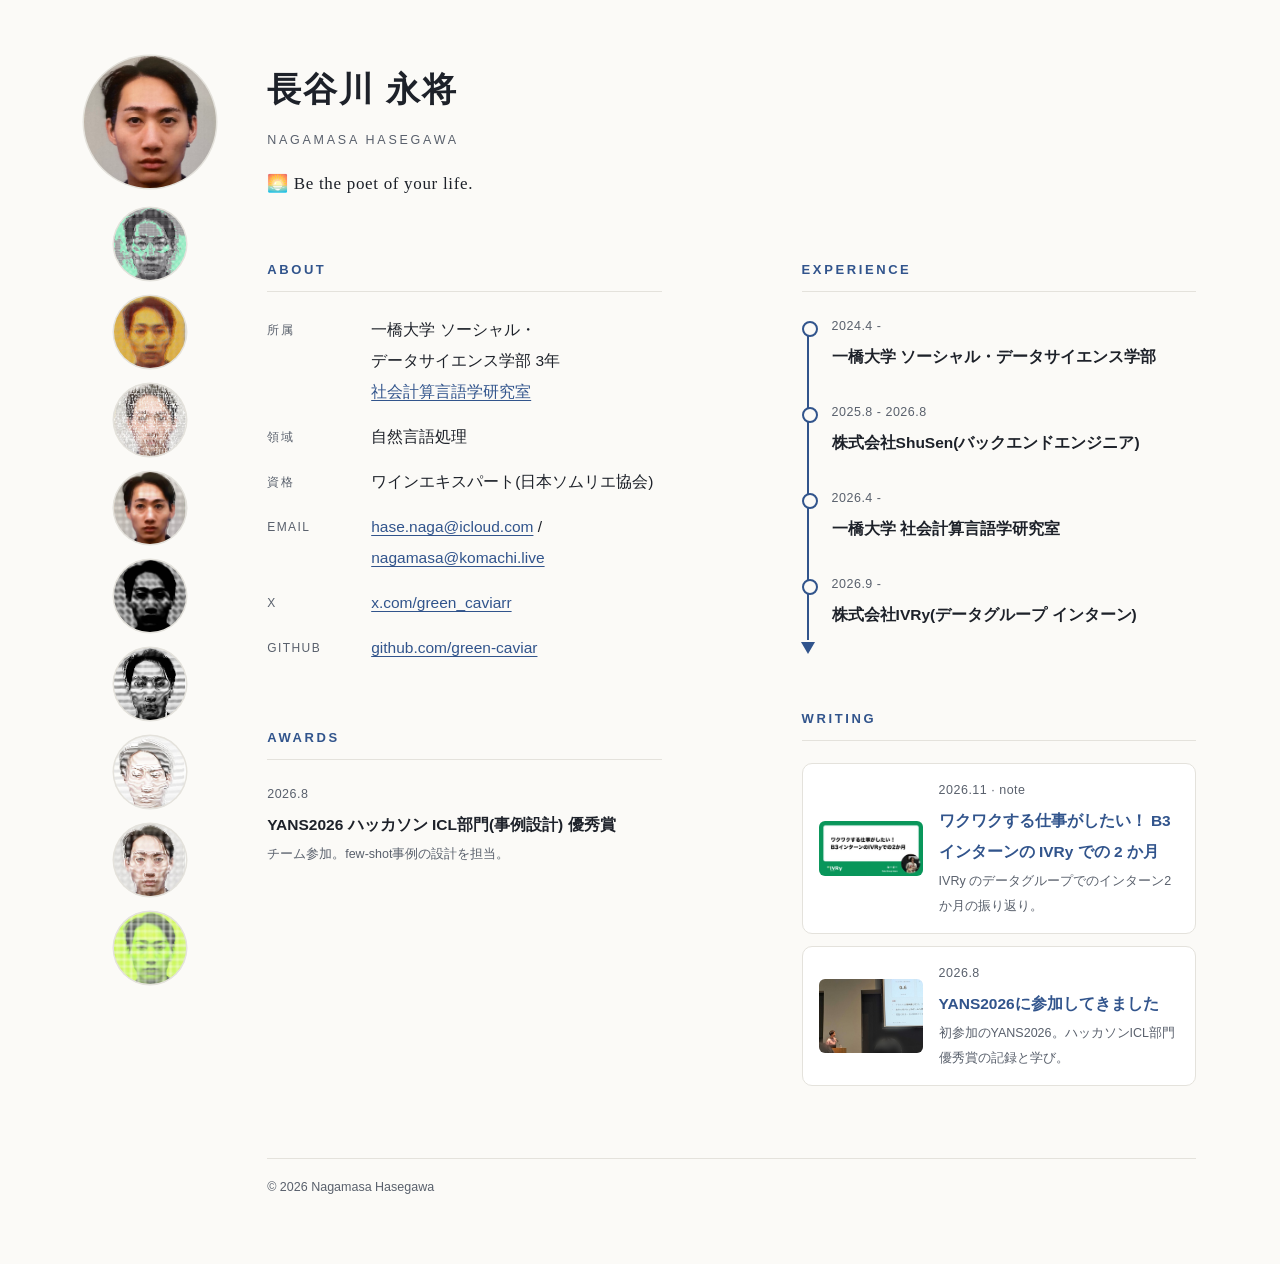
<file: index.html>
<!doctype html>
<html lang="ja">
<head>
<meta charset="utf-8">
<meta name="viewport" content="width=device-width, initial-scale=1">
<title>長谷川永将 | Nagamasa Hasegawa</title>
<meta name="description" content="長谷川永将(Nagamasa Hasegawa)。一橋大学ソーシャル・データサイエンス学部、社会計算言語学研究室。自然言語処理。">
<meta property="og:title" content="長谷川永将 | Nagamasa Hasegawa">
<meta property="og:image" content="https://green-caviar.dev/grid3x3.jpg">
<meta name="twitter:card" content="summary">
<link rel="icon" type="image/png" sizes="32x32" href="favicon-32.png">
<link rel="icon" type="image/png" sizes="16x16" href="favicon-16.png">
<link rel="apple-touch-icon" href="apple-touch-icon.png">
<style>
:root{
  --ink:#1d2129; --sub:#59606c; --accent:#31548C; --line:#e4e2dc; --ground:#fbfaf7;
  --photo:132px; --face:72px;
}
*{margin:0;padding:0;box-sizing:border-box}
body{background:var(--ground);color:var(--ink);font-family:"Hiragino Kaku Gothic ProN","Hiragino Sans","Yu Gothic",sans-serif;font-size:15.5px;line-height:2;min-height:100vh;display:flex}
main{width:100%;min-width:0;max-width:1240px;margin:auto;padding:56px clamp(24px,5vw,72px) 64px}

.page{display:grid;grid-template-columns:var(--photo) minmax(0,1fr);gap:0 clamp(32px,4vw,64px);align-items:start}
.content{grid-column:2;grid-row:1;min-width:0}

/* 顔写真: 本人の写真を大きく1枚、その下にアート版を小さく縦一列に並べる(動かさない) */
.portrait{grid-column:1;grid-row:1;display:flex;flex-direction:column;align-items:center;gap:20px}
.photo,.faces img{display:block;border-radius:50%;object-fit:cover;background:var(--ground);box-shadow:0 0 0 1.5px var(--line)}
.photo{width:var(--photo);height:var(--photo)}
.faces{display:flex;flex-direction:column;align-items:center;gap:16px}
.faces img{width:var(--face);height:var(--face)}

header h1{font-family:"Hiragino Mincho ProN","Yu Mincho",serif;font-size:clamp(26px,3.4vw,34px);font-weight:600;letter-spacing:.06em}
header .romaji{font-size:12.5px;letter-spacing:.22em;color:var(--sub);text-transform:uppercase;margin-top:4px}
header .tagline{margin-top:14px;font-family:"Hiragino Mincho ProN","Yu Mincho",serif;font-size:17px;letter-spacing:.04em}

.cols{display:grid;grid-template-columns:1fr 1fr;gap:48px clamp(72px,12vw,140px);margin-top:56px}
h2{font-size:13px;letter-spacing:.2em;color:var(--accent);font-weight:700;border-bottom:1px solid var(--line);padding-bottom:8px;margin-bottom:22px}

.fact{display:flex;gap:20px;margin-bottom:14px}
.fact .label{flex:0 0 84px;font-size:12px;letter-spacing:.12em;color:var(--sub);padding-top:4px}
.fact .value{flex:1;min-width:0}
.nw{white-space:nowrap}
a{color:var(--accent);text-underline-offset:3px}

ul.vtimeline{list-style:none;position:relative;margin-top:8px}
ul.vtimeline::before{content:"";position:absolute;left:5px;top:8px;bottom:18px;width:2px;background:var(--accent)}
ul.vtimeline::after{content:"";position:absolute;left:-1px;bottom:4px;border-top:12px solid var(--accent);border-left:7px solid transparent;border-right:7px solid transparent}
ul.vtimeline li{position:relative;padding:0 0 28px 30px}
ul.vtimeline li::before{content:"";position:absolute;left:0;top:7px;width:12px;height:12px;border-radius:50%;background:var(--ground);border:2.5px solid var(--accent)}
.when{font-size:12.5px;color:var(--sub);font-variant-numeric:tabular-nums;letter-spacing:.04em}
.what{font-weight:700;margin-top:2px}

/* 各列でセクションを縦に積む(左=ABOUT+AWARDS・右=EXPERIENCE+WRITING) */
.stack{display:grid;gap:48px;min-width:0;align-content:start}
ul.awards{list-style:none;margin-top:8px}
ul.awards li{padding-bottom:18px}
ul.awards li:last-child{padding-bottom:0}
.note{font-size:12.5px;color:var(--sub);margin-top:2px}

/* WRITING: 記事カード */
.post-card{display:flex;gap:16px;align-items:center;margin-top:8px;border:1px solid var(--line);border-radius:10px;padding:14px 16px;background:#fff;text-decoration:none;color:var(--ink);transition:border-color .2s ease}
.post-card:hover,.post-card:focus-visible{border-color:var(--accent)}
.post-thumb{width:104px;height:74px;object-fit:cover;object-position:left bottom;border-radius:6px;flex:0 0 auto}
.post-body{display:block;min-width:0}
.post-body .when,.post-title,.post-card .note{display:block}
.post-title{font-weight:700;color:var(--accent);margin-top:2px}
.post-thumb.is-wide{height:auto;aspect-ratio:480/251;object-position:center}
.post-card + .post-card{margin-top:12px}
@media(max-width:760px){.post-thumb{width:84px;height:62px}.post-thumb.is-wide{height:auto}}

footer{margin-top:72px;border-top:1px solid var(--line);padding-top:16px;font-size:12.5px;color:var(--sub)}

/* 大画面: 余白を食いすぎないよう全体をスケールアップ */
@media(min-width:1500px){
  :root{ --photo:150px; --face:82px; }
  body{font-size:17px}
  main{max-width:1460px}
  header h1{font-size:40px}
  header .tagline{font-size:19px}
  h2{font-size:14px}
  .when{font-size:13.5px}
}

/* 写真が左の一列を取るぶん、2列本文は早めに1列へ落とす */
@media(max-width:980px){
  .cols{grid-template-columns:1fr;gap:48px 0}
}

/* スマホ: 写真を本文の上に置き、アート版はその下に横一列 */
@media(max-width:760px){
  .nw{white-space:normal}
  .fact .value,.what{overflow-wrap:break-word}
  .fact{display:block}
  .fact .label{padding-top:0;margin-bottom:2px;display:block}
  :root{ --photo:88px; --face:30px; }
  .page{grid-template-columns:minmax(0,1fr);gap:24px 0}
  .portrait{align-items:flex-start;gap:14px}
  .faces{flex-direction:row;flex-wrap:wrap;gap:8px}
  .content{grid-column:1;grid-row:2}
}
</style>
</head>
<body>
<main>
<div class="page">

<div class="portrait">
  <img class="photo" src="photo.jpg" alt="長谷川永将の顔写真" decoding="async">
  <div class="faces" aria-hidden="true">
    <img src="faces/face-01.jpg" alt="" decoding="async">
    <img src="faces/face-02.jpg" alt="" decoding="async">
    <img src="faces/face-03.jpg" alt="" decoding="async">
    <img src="faces/face-04.jpg" alt="" decoding="async">
    <img src="faces/face-05.jpg" alt="" decoding="async">
    <img src="faces/face-06.jpg" alt="" decoding="async">
    <img src="faces/face-07.jpg" alt="" decoding="async">
    <img src="faces/face-08.jpg" alt="" decoding="async">
    <img src="faces/face-09.jpg" alt="" decoding="async">
  </div>
</div>

<div class="content">

<header>
  <h1>長谷川 永将</h1>
  <p class="romaji">Nagamasa Hasegawa</p>
  <p class="tagline">🌅 Be the poet of your life.</p>
</header>

<div class="cols">

<div class="stack">

<section>
  <h2>ABOUT</h2>
  <div class="fact">
    <span class="label">所属</span>
    <span class="value"><span class="nw">一橋大学</span> <span class="nw">ソーシャル・</span><span class="nw">データサイエンス学部 3年</span><br><span class="nw"><a href="https://www.scl.sds.hit-u.ac.jp/">社会計算言語学研究室</a></span></span>
  </div>
  <div class="fact">
    <span class="label">領域</span>
    <span class="value"><span class="nw">自然言語処理</span></span>
  </div>
  <div class="fact">
    <span class="label">資格</span>
    <span class="value"><span class="nw">ワインエキスパート(日本ソムリエ協会)</span></span>
  </div>
  <div class="fact">
    <span class="label">EMAIL</span>
    <span class="value"><span class="nw"><a href="mailto:hase.naga@icloud.com">hase.naga@icloud.com</a></span> / <span class="nw"><a href="mailto:nagamasa@komachi.live">nagamasa@komachi.live</a></span></span>
  </div>
  <div class="fact">
    <span class="label">X</span>
    <span class="value"><span class="nw"><a href="https://x.com/green_caviarr">x.com/green_caviarr</a></span></span>
  </div>
  <div class="fact">
    <span class="label">GITHUB</span>
    <span class="value"><span class="nw"><a href="https://github.com/green-caviar">github.com/green-caviar</a></span></span>
  </div>
</section>

<section>
  <h2>AWARDS</h2>
  <ul class="awards">
    <li>
      <p class="when">2026.8</p>
      <p class="what"><span class="nw">YANS2026</span> <span class="nw">ハッカソン</span> <span class="nw">ICL部門(事例設計)</span> <span class="nw">優秀賞</span></p>
      <p class="note">チーム参加。few-shot事例の設計を担当。</p>
    </li>
  </ul>
</section>

</div>

<div class="stack">

<section>
  <h2>EXPERIENCE</h2>
  <ul class="vtimeline">
    <li>
      <p class="when">2024.4 -</p>
      <p class="what"><span class="nw">一橋大学</span> <span class="nw">ソーシャル・</span><span class="nw">データサイエンス学部</span></p>
    </li>
    <li>
      <p class="when">2025.8 - 2026.8</p>
      <p class="what"><span class="nw">株式会社ShuSen(バックエンドエンジニア)</span></p>
    </li>
    <li>
      <p class="when">2026.4 -</p>
      <p class="what"><span class="nw">一橋大学</span> <span class="nw">社会計算言語学研究室</span></p>
    </li>
    <li>
      <p class="when">2026.9 -</p>
      <p class="what"><span class="nw">株式会社IVRy(データグループ インターン)</span></p>
    </li>
  </ul>
</section>

<section>
  <h2>WRITING</h2>
  <a class="post-card" href="https://note.com/green_caviar/n/n8d91ed1eb5c7">
    <img class="post-thumb is-wide" src="blog/images/ivry-note-thumb.jpg" alt="" loading="lazy" decoding="async">
    <span class="post-body">
      <span class="when">2026.11 · note</span>
      <span class="post-title">ワクワクする仕事がしたい！ B3 インターンの IVRy での 2 か月</span>
      <span class="note">IVRy のデータグループでのインターン2か月の振り返り。</span>
    </span>
  </a>
  <a class="post-card" href="blog/yans2026-report.html">
    <img class="post-thumb" src="blog/images/yans2026-thumb.jpg" alt="" loading="lazy" decoding="async">
    <span class="post-body">
      <span class="when">2026.8</span>
      <span class="post-title">YANS2026に参加してきました</span>
      <span class="note">初参加のYANS2026。ハッカソンICL部門 優秀賞の記録と学び。</span>
    </span>
  </a>
</section>

</div>

</div>

<footer>
  © 2026 Nagamasa Hasegawa
</footer>

</div>
</div>
</main>

</body>
</html>
</file>
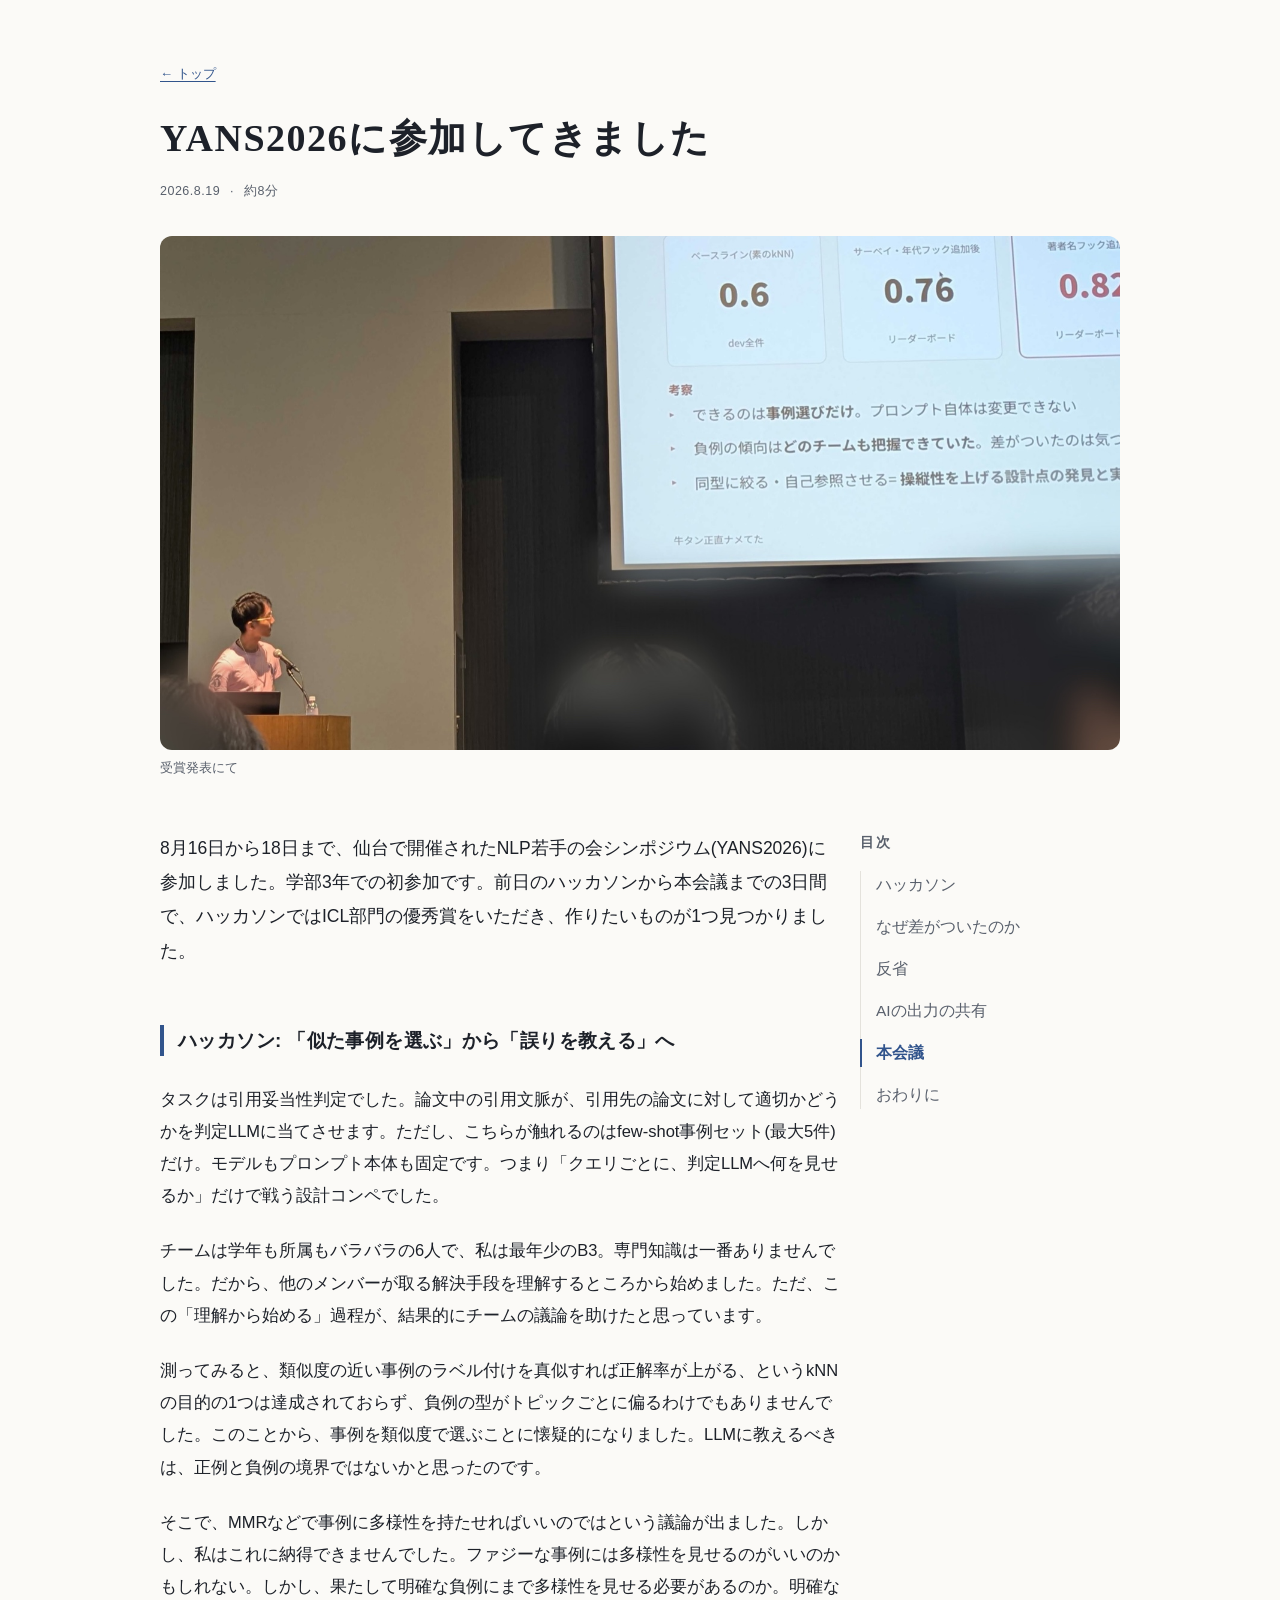
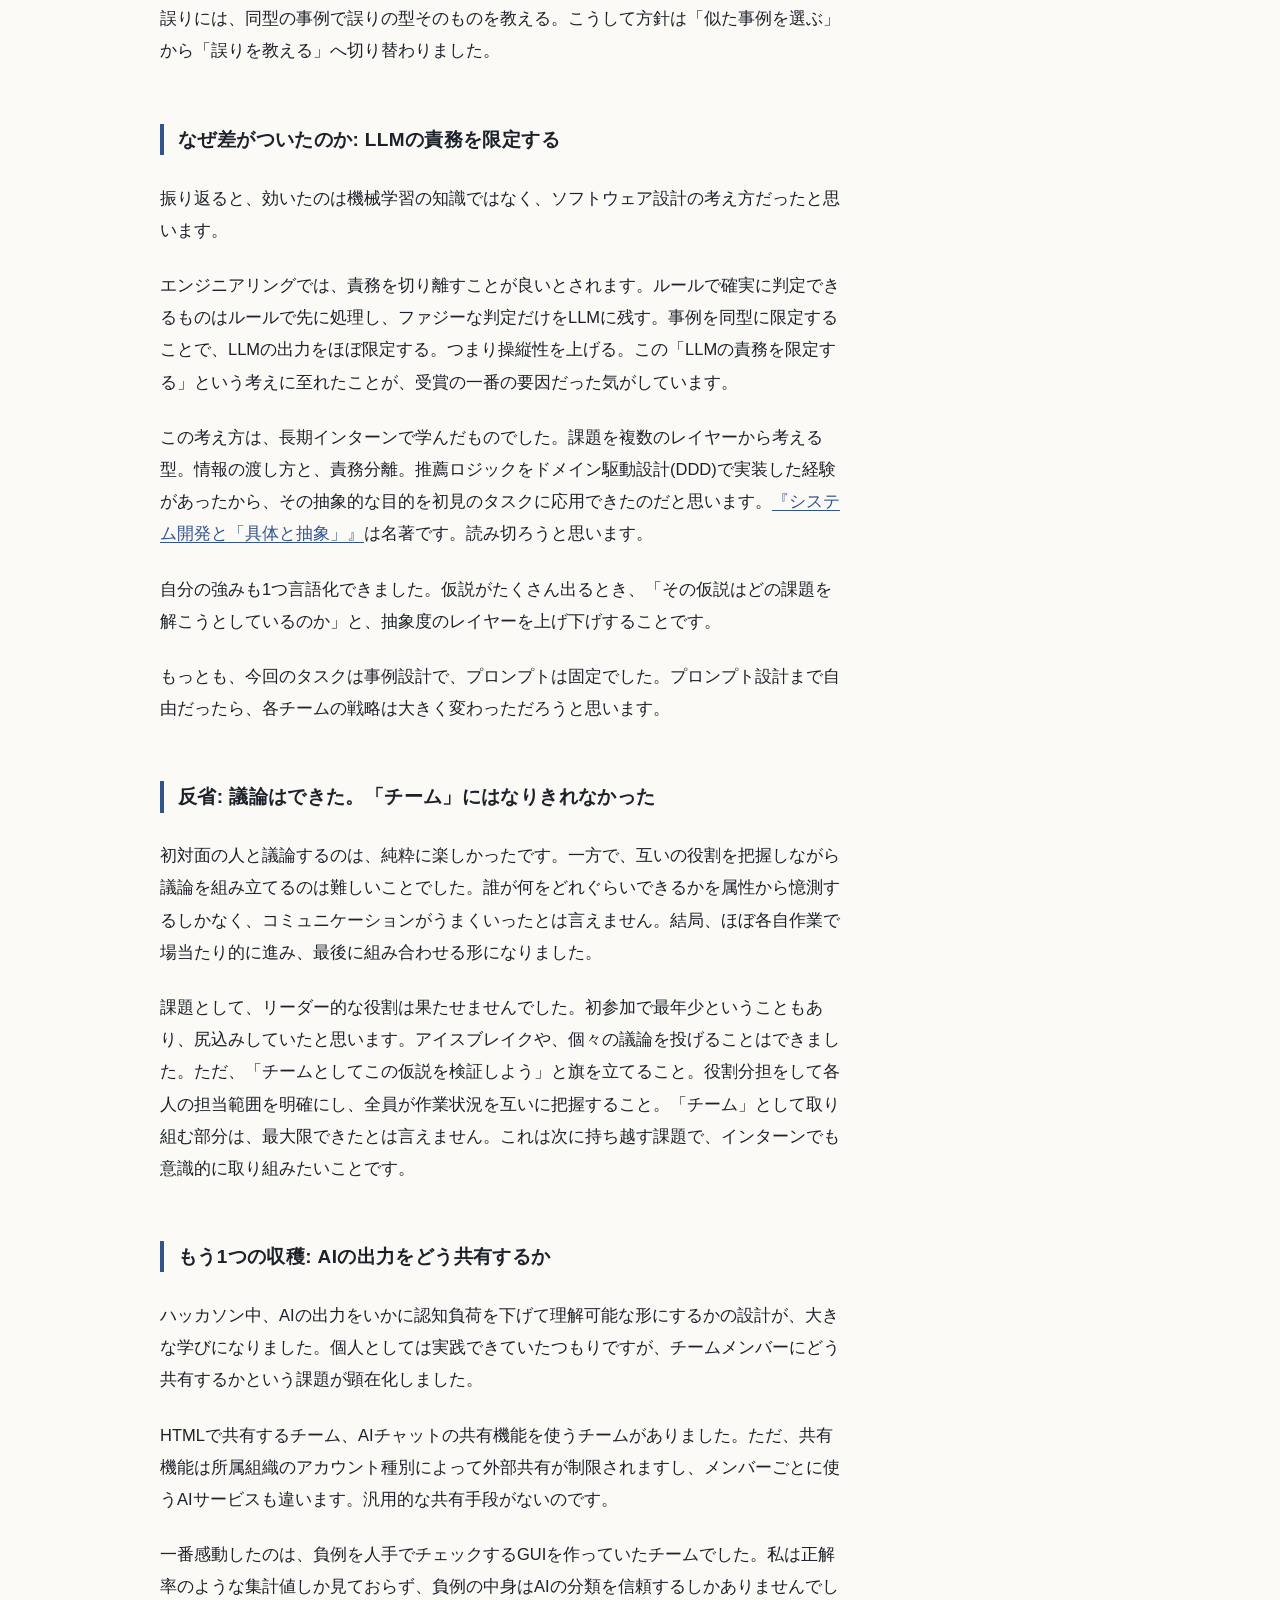
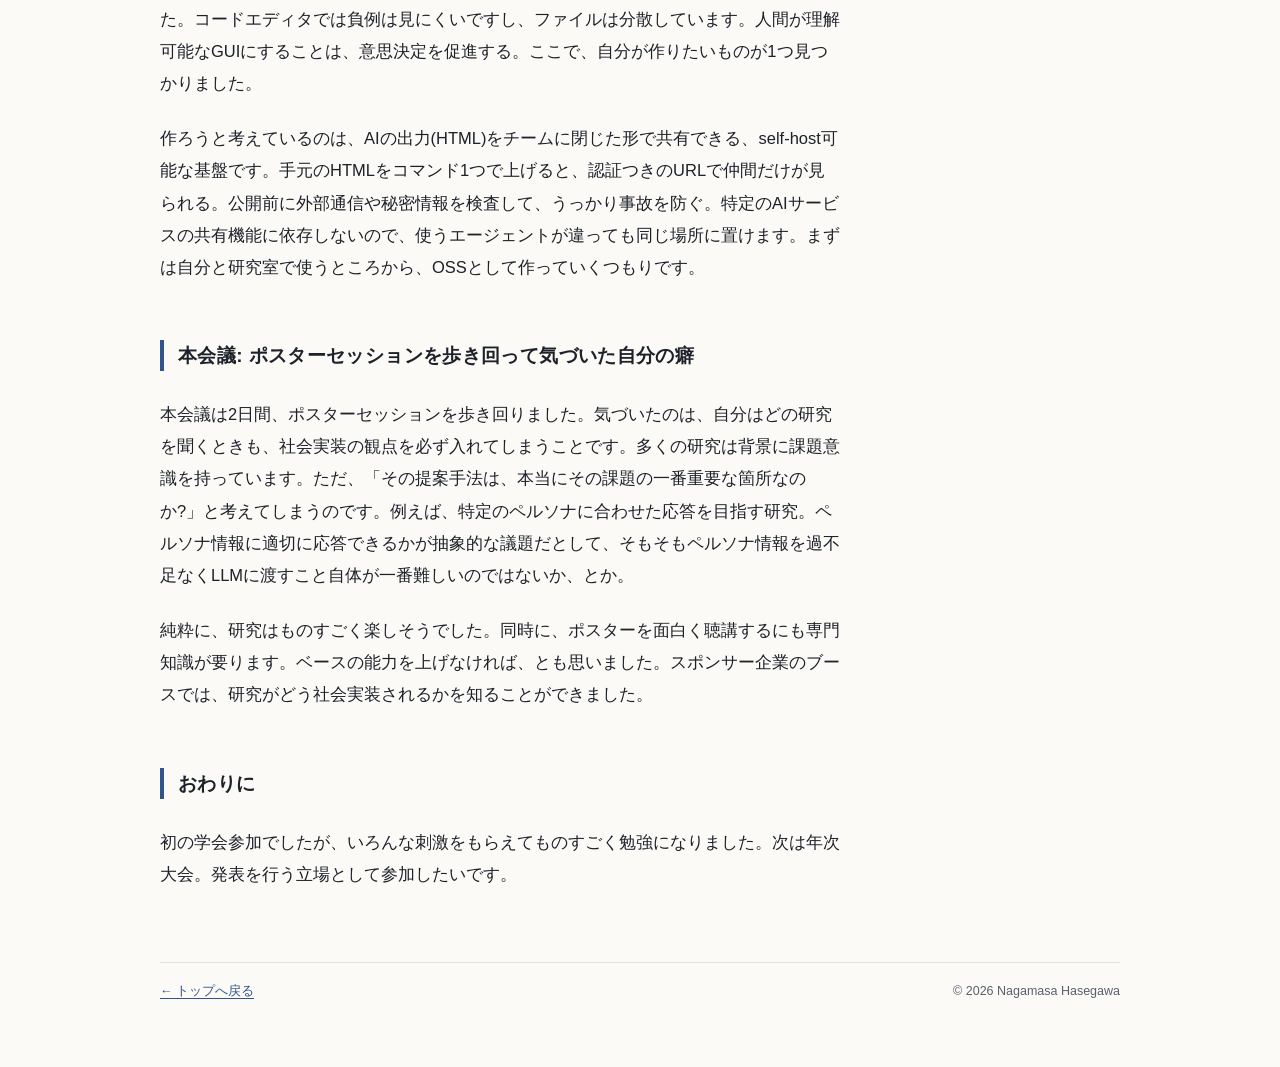
<file: blog/yans2026-report.html>
<!doctype html>
<html lang="ja">
<head>
<meta charset="utf-8">
<meta name="viewport" content="width=device-width, initial-scale=1">
<title>YANS2026に参加してきました | 長谷川永将</title>
<meta name="description" content="NLP若手の会シンポジウム(YANS2026)参加記。学部3年・初参加でハッカソンICL部門優秀賞。">
<meta property="og:title" content="YANS2026に参加してきました | 長谷川永将">
<meta property="og:description" content="NLP若手の会シンポジウム(YANS2026)参加記。学部3年・初参加でハッカソンICL部門優秀賞。">
<meta property="og:type" content="article">
<meta property="og:url" content="https://green-caviar.dev/blog/yans2026-report.html">
<meta property="og:image" content="https://green-caviar.dev/grid3x3.jpg">
<meta name="twitter:card" content="summary">
<link rel="icon" type="image/png" sizes="32x32" href="../favicon-32.png">
<link rel="icon" type="image/png" sizes="16x16" href="../favicon-16.png">
<link rel="apple-touch-icon" href="../apple-touch-icon.png">
<link rel="stylesheet" href="blog.css">
</head>
<body>
<main class="site-shell">
<header class="article-header">
  <div class="header-copy">
    <a class="back-link" href="../">← トップ</a>
    <h1>YANS2026に参加してきました</h1>
    <p class="article-meta"><span>2026.8.19</span><span>約8分</span></p>
  </div>
  <figure class="hero wide">
    <img src="images/yans2026-hero.jpg" alt="YANS2026ハッカソンの受賞発表で登壇している様子" width="1600" height="857">
    <figcaption>受賞発表にて</figcaption>
  </figure>
</header>

<div class="article-layout">
<article>
  <p>8月16日から18日まで、仙台で開催されたNLP若手の会シンポジウム(YANS2026)に参加しました。学部3年での初参加です。前日のハッカソンから本会議までの3日間で、ハッカソンではICL部門の優秀賞をいただき、作りたいものが1つ見つかりました。</p>

  <h2 id="hackathon">ハッカソン: 「似た事例を選ぶ」から「誤りを教える」へ</h2>

  <p>タスクは引用妥当性判定でした。論文中の引用文脈が、引用先の論文に対して適切かどうかを判定LLMに当てさせます。ただし、こちらが触れるのはfew-shot事例セット(最大5件)だけ。モデルもプロンプト本体も固定です。つまり「クエリごとに、判定LLMへ何を見せるか」だけで戦う設計コンペでした。</p>

  <p>チームは学年も所属もバラバラの6人で、私は最年少のB3。専門知識は一番ありませんでした。だから、他のメンバーが取る解決手段を理解するところから始めました。ただ、この「理解から始める」過程が、結果的にチームの議論を助けたと思っています。</p>

  <p>測ってみると、類似度の近い事例のラベル付けを真似すれば正解率が上がる、というkNNの目的の1つは達成されておらず、負例の型がトピックごとに偏るわけでもありませんでした。このことから、事例を類似度で選ぶことに懐疑的になりました。LLMに教えるべきは、正例と負例の境界ではないかと思ったのです。</p>

  <p>そこで、MMRなどで事例に多様性を持たせればいいのではという議論が出ました。しかし、私はこれに納得できませんでした。ファジーな事例には多様性を見せるのがいいのかもしれない。しかし、果たして明確な負例にまで多様性を見せる必要があるのか。明確な誤りには、同型の事例で誤りの型そのものを教える。こうして方針は「似た事例を選ぶ」から「誤りを教える」へ切り替わりました。</p>

  <h2 id="responsibility">なぜ差がついたのか: LLMの責務を限定する</h2>

  <p>振り返ると、効いたのは機械学習の知識ではなく、ソフトウェア設計の考え方だったと思います。</p>

  <p>エンジニアリングでは、責務を切り離すことが良いとされます。ルールで確実に判定できるものはルールで先に処理し、ファジーな判定だけをLLMに残す。事例を同型に限定することで、LLMの出力をほぼ限定する。つまり操縦性を上げる。この「LLMの責務を限定する」という考えに至れたことが、受賞の一番の要因だった気がしています。</p>

  <p>この考え方は、長期インターンで学んだものでした。課題を複数のレイヤーから考える型。情報の渡し方と、責務分離。推薦ロジックをドメイン駆動設計(DDD)で実装した経験があったから、その抽象的な目的を初見のタスクに応用できたのだと思います。<a href="https://www.amazon.co.jp/dp/B0H7FLMYNY" target="_blank" rel="noopener">『システム開発と「具体と抽象」』</a>は名著です。読み切ろうと思います。</p>

  <p>自分の強みも1つ言語化できました。仮説がたくさん出るとき、「その仮説はどの課題を解こうとしているのか」と、抽象度のレイヤーを上げ下げすることです。</p>

  <p>もっとも、今回のタスクは事例設計で、プロンプトは固定でした。プロンプト設計まで自由だったら、各チームの戦略は大きく変わっただろうと思います。</p>

  <h2 id="team">反省: 議論はできた。「チーム」にはなりきれなかった</h2>

  <p>初対面の人と議論するのは、純粋に楽しかったです。一方で、互いの役割を把握しながら議論を組み立てるのは難しいことでした。誰が何をどれぐらいできるかを属性から憶測するしかなく、コミュニケーションがうまくいったとは言えません。結局、ほぼ各自作業で場当たり的に進み、最後に組み合わせる形になりました。</p>

  <p>課題として、リーダー的な役割は果たせませんでした。初参加で最年少ということもあり、尻込みしていたと思います。アイスブレイクや、個々の議論を投げることはできました。ただ、「チームとしてこの仮説を検証しよう」と旗を立てること。役割分担をして各人の担当範囲を明確にし、全員が作業状況を互いに把握すること。「チーム」として取り組む部分は、最大限できたとは言えません。これは次に持ち越す課題で、インターンでも意識的に取り組みたいことです。</p>

  <h2 id="sharing">もう1つの収穫: AIの出力をどう共有するか</h2>

  <p>ハッカソン中、AIの出力をいかに認知負荷を下げて理解可能な形にするかの設計が、大きな学びになりました。個人としては実践できていたつもりですが、チームメンバーにどう共有するかという課題が顕在化しました。</p>

  <p>HTMLで共有するチーム、AIチャットの共有機能を使うチームがありました。ただ、共有機能は所属組織のアカウント種別によって外部共有が制限されますし、メンバーごとに使うAIサービスも違います。汎用的な共有手段がないのです。</p>

  <p>一番感動したのは、負例を人手でチェックするGUIを作っていたチームでした。私は正解率のような集計値しか見ておらず、負例の中身はAIの分類を信頼するしかありませんでした。コードエディタでは負例は見にくいですし、ファイルは分散しています。人間が理解可能なGUIにすることは、意思決定を促進する。ここで、自分が作りたいものが1つ見つかりました。</p>
  <p>作ろうと考えているのは、AIの出力(HTML)をチームに閉じた形で共有できる、self-host可能な基盤です。手元のHTMLをコマンド1つで上げると、認証つきのURLで仲間だけが見られる。公開前に外部通信や秘密情報を検査して、うっかり事故を防ぐ。特定のAIサービスの共有機能に依存しないので、使うエージェントが違っても同じ場所に置けます。まずは自分と研究室で使うところから、OSSとして作っていくつもりです。</p>

  <h2 id="posters">本会議: ポスターセッションを歩き回って気づいた自分の癖</h2>

  <p>本会議は2日間、ポスターセッションを歩き回りました。気づいたのは、自分はどの研究を聞くときも、社会実装の観点を必ず入れてしまうことです。多くの研究は背景に課題意識を持っています。ただ、「その提案手法は、本当にその課題の一番重要な箇所なのか?」と考えてしまうのです。例えば、特定のペルソナに合わせた応答を目指す研究。ペルソナ情報に適切に応答できるかが抽象的な議題だとして、そもそもペルソナ情報を過不足なくLLMに渡すこと自体が一番難しいのではないか、とか。</p>

  <p>純粋に、研究はものすごく楽しそうでした。同時に、ポスターを面白く聴講するにも専門知識が要ります。ベースの能力を上げなければ、とも思いました。スポンサー企業のブースでは、研究がどう社会実装されるかを知ることができました。</p>

  <h2 id="conclusion">おわりに</h2>

  <p>初の学会参加でしたが、いろんな刺激をもらえてものすごく勉強になりました。次は年次大会。発表を行う立場として参加したいです。</p>
</article>

<aside class="toc" aria-label="目次">
  <p class="toc-title">目次</p>
  <ul>
    <li><a href="#hackathon" aria-current="true">ハッカソン</a></li>
    <li><a href="#responsibility">なぜ差がついたのか</a></li>
    <li><a href="#team">反省</a></li>
    <li><a href="#sharing">AIの出力の共有</a></li>
    <li><a href="#posters">本会議</a></li>
    <li><a href="#conclusion">おわりに</a></li>
  </ul>
</aside>
</div>

<footer>
  <a href="../">← トップへ戻る</a>
  <span>© 2026 Nagamasa Hasegawa</span>
</footer>
</main>

<script>
(function(){
  var links=Array.prototype.slice.call(document.querySelectorAll('.toc a'));
  var headings=Array.prototype.slice.call(document.querySelectorAll('article h2'));
  if(!('IntersectionObserver' in window))return;
  var observer=new IntersectionObserver(function(entries){
    entries.forEach(function(entry){
      if(!entry.isIntersecting)return;
      links.forEach(function(link){link.removeAttribute('aria-current')});
      var active=document.querySelector('.toc a[href="#'+entry.target.id+'"]');
      if(active)active.setAttribute('aria-current','true');
    });
  },{rootMargin:'-20% 0px -65%'});
  headings.forEach(function(heading){observer.observe(heading)});
})();
</script>
</body>
</html>
</file>
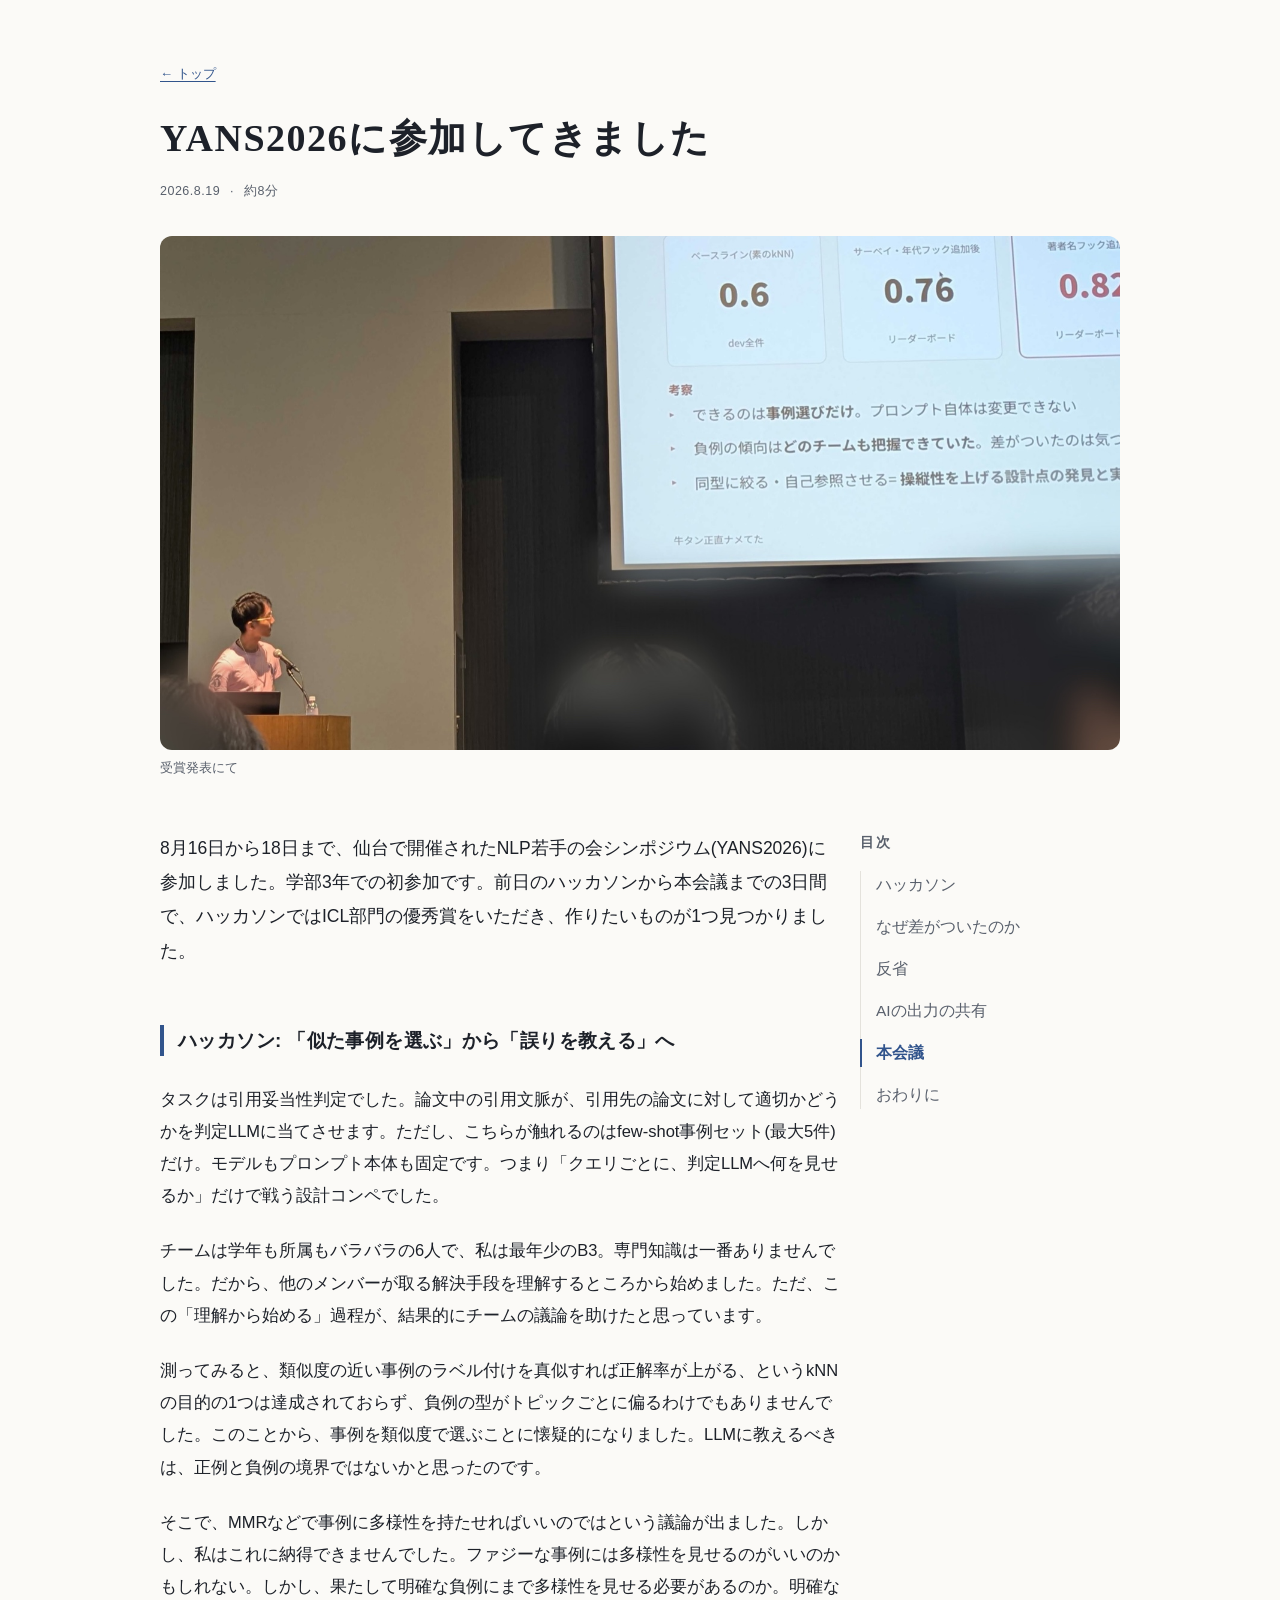
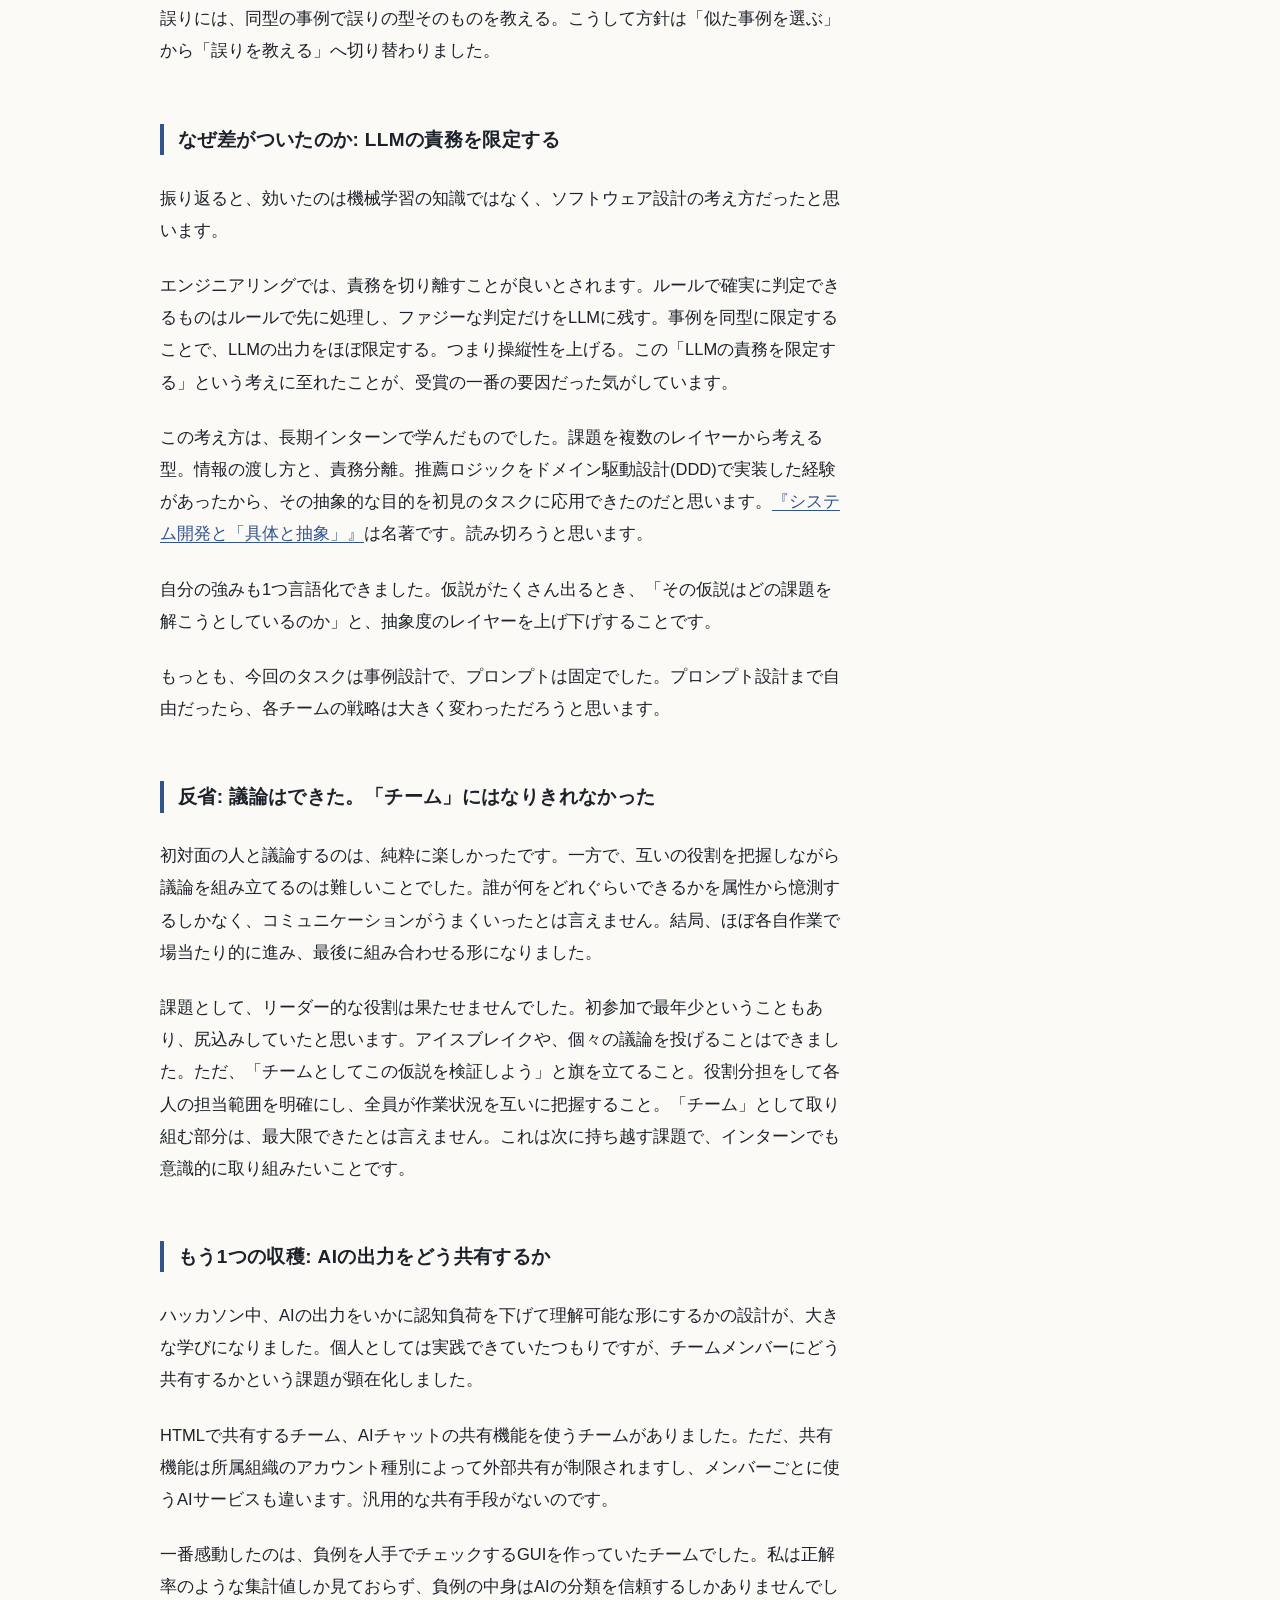
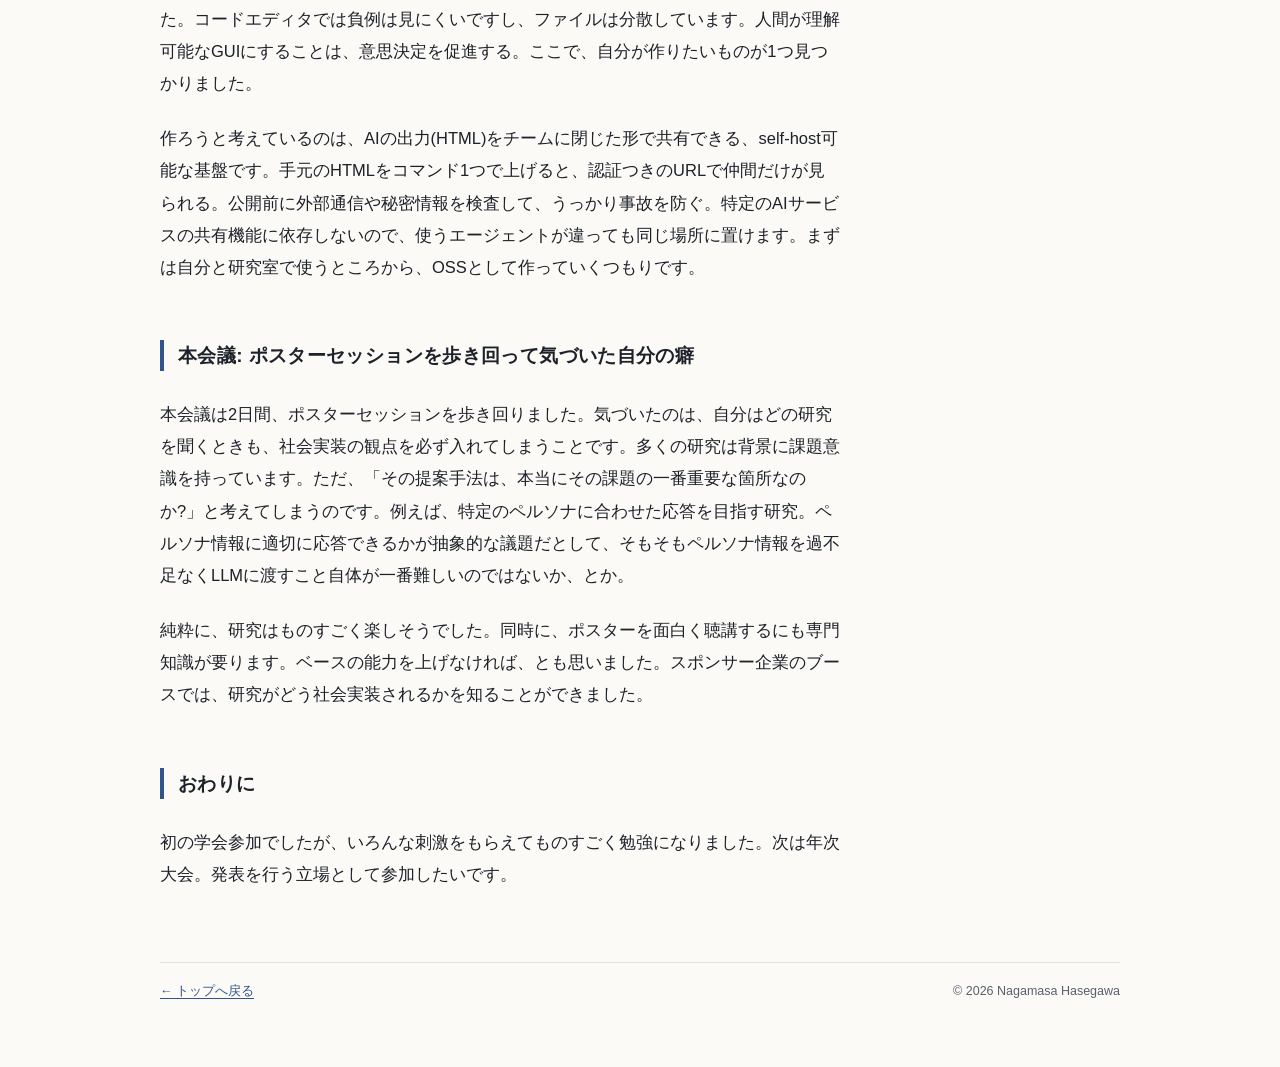
<file: blog/yans2026.html>
<!doctype html>
<html lang="ja">
<head>
<meta charset="utf-8">
<meta name="viewport" content="width=device-width, initial-scale=1">
<title>YANS2026に参加してきました | 長谷川永将</title>
<meta name="description" content="NLP若手の会シンポジウム(YANS2026)参加記。学部3年・初参加でハッカソンICL部門優秀賞。">
<meta property="og:title" content="YANS2026に参加してきました | 長谷川永将">
<meta property="og:description" content="NLP若手の会シンポジウム(YANS2026)参加記。学部3年・初参加でハッカソンICL部門優秀賞。">
<meta property="og:type" content="article">
<meta property="og:url" content="https://green-caviar.dev/blog/yans2026.html">
<meta property="og:image" content="https://green-caviar.dev/grid3x3.jpg">
<meta name="twitter:card" content="summary">
<link rel="icon" type="image/png" sizes="32x32" href="../favicon-32.png">
<link rel="icon" type="image/png" sizes="16x16" href="../favicon-16.png">
<link rel="apple-touch-icon" href="../apple-touch-icon.png">
<link rel="stylesheet" href="blog.css">
</head>
<body>
<main class="site-shell">
<header class="article-header">
  <div class="header-copy">
    <a class="back-link" href="../">← トップ</a>
    <h1>YANS2026に参加してきました</h1>
    <p class="article-meta"><span>2026.8.19</span><span>約8分</span></p>
  </div>
  <figure class="hero wide">
    <img src="images/yans2026-hero.jpg" alt="YANS2026ハッカソンの受賞発表で登壇している様子" width="1600" height="857">
    <figcaption>受賞発表にて</figcaption>
  </figure>
</header>

<div class="article-layout">
<article>
  <p>8月16日から18日まで、仙台で開催されたNLP若手の会シンポジウム(YANS2026)に参加しました。学部3年での初参加です。前日のハッカソンから本会議までの3日間で、ハッカソンではICL部門の優秀賞をいただき、作りたいものが1つ見つかりました。</p>

  <h2 id="hackathon">ハッカソン: 「似た事例を選ぶ」から「誤りを教える」へ</h2>

  <p>タスクは引用妥当性判定でした。論文中の引用文脈が、引用先の論文に対して適切かどうかを判定LLMに当てさせます。ただし、こちらが触れるのはfew-shot事例セット(最大5件)だけ。モデルもプロンプト本体も固定です。つまり「クエリごとに、判定LLMへ何を見せるか」だけで戦う設計コンペでした。</p>

  <p>チームは学年も所属もバラバラの6人で、私は最年少のB3。専門知識は一番ありませんでした。だから、他のメンバーが取る解決手段を理解するところから始めました。ただ、この「理解から始める」過程が、結果的にチームの議論を助けたと思っています。</p>

  <p>測ってみると、類似度の近い事例のラベル付けを真似すれば正解率が上がる、というkNNの目的の1つは達成されておらず、負例の型がトピックごとに偏るわけでもありませんでした。このことから、事例を類似度で選ぶことに懐疑的になりました。LLMに教えるべきは、正例と負例の境界ではないかと思ったのです。</p>

  <p>そこで、MMRなどで事例に多様性を持たせればいいのではという議論が出ました。しかし、私はこれに納得できませんでした。ファジーな事例には多様性を見せるのがいいのかもしれない。しかし、果たして明確な負例にまで多様性を見せる必要があるのか。明確な誤りには、同型の事例で誤りの型そのものを教える。こうして方針は「似た事例を選ぶ」から「誤りを教える」へ切り替わりました。</p>

  <h2 id="responsibility">なぜ差がついたのか: LLMの責務を限定する</h2>

  <p>振り返ると、効いたのは機械学習の知識ではなく、ソフトウェア設計の考え方だったと思います。</p>

  <p>エンジニアリングでは、責務を切り離すことが良いとされます。ルールで確実に判定できるものはルールで先に処理し、ファジーな判定だけをLLMに残す。事例を同型に限定することで、LLMの出力をほぼ限定する。つまり操縦性を上げる。この「LLMの責務を限定する」という考えに至れたことが、受賞の一番の要因だった気がしています。</p>

  <p>この考え方は、長期インターンで学んだものでした。課題を複数のレイヤーから考える型。情報の渡し方と、責務分離。推薦ロジックをドメイン駆動設計(DDD)で実装した経験があったから、その抽象的な目的を初見のタスクに応用できたのだと思います。<a href="https://www.amazon.co.jp/dp/B0H7FLMYNY" target="_blank" rel="noopener">『システム開発と「具体と抽象」』</a>は名著です。読み切ろうと思います。</p>

  <p>自分の強みも1つ言語化できました。仮説がたくさん出るとき、「その仮説はどの課題を解こうとしているのか」と、抽象度のレイヤーを上げ下げすることです。</p>

  <p>もっとも、今回のタスクは事例設計で、プロンプトは固定でした。プロンプト設計まで自由だったら、各チームの戦略は大きく変わっただろうと思います。</p>

  <h2 id="team">反省: 議論はできた。「チーム」にはなりきれなかった</h2>

  <p>初対面の人と議論するのは、純粋に楽しかったです。一方で、互いの役割を把握しながら議論を組み立てるのは難しいことでした。誰が何をどれぐらいできるかを属性から憶測するしかなく、コミュニケーションがうまくいったとは言えません。結局、ほぼ各自作業で場当たり的に進み、最後に組み合わせる形になりました。</p>

  <p>課題として、リーダー的な役割は果たせませんでした。初参加で最年少ということもあり、尻込みしていたと思います。アイスブレイクや、個々の議論を投げることはできました。ただ、「チームとしてこの仮説を検証しよう」と旗を立てること。役割分担をして各人の担当範囲を明確にし、全員が作業状況を互いに把握すること。「チーム」として取り組む部分は、最大限できたとは言えません。これは次に持ち越す課題で、インターンでも意識的に取り組みたいことです。</p>

  <h2 id="sharing">もう1つの収穫: AIの出力をどう共有するか</h2>

  <p>ハッカソン中、AIの出力をいかに認知負荷を下げて理解可能な形にするかの設計が、大きな学びになりました。個人としては実践できていたつもりですが、チームメンバーにどう共有するかという課題が顕在化しました。</p>

  <p>HTMLで共有するチーム、AIチャットの共有機能を使うチームがありました。ただ、共有機能は所属組織のアカウント種別によって外部共有が制限されますし、メンバーごとに使うAIサービスも違います。汎用的な共有手段がないのです。</p>

  <p>一番感動したのは、負例を人手でチェックするGUIを作っていたチームでした。私は正解率のような集計値しか見ておらず、負例の中身はAIの分類を信頼するしかありませんでした。コードエディタでは負例は見にくいですし、ファイルは分散しています。人間が理解可能なGUIにすることは、意思決定を促進する。ここで、自分が作りたいものが1つ見つかりました。</p>
  <p>作ろうと考えているのは、AIの出力(HTML)をチームに閉じた形で共有できる、self-host可能な基盤です。手元のHTMLをコマンド1つで上げると、認証つきのURLで仲間だけが見られる。公開前に外部通信や秘密情報を検査して、うっかり事故を防ぐ。特定のAIサービスの共有機能に依存しないので、使うエージェントが違っても同じ場所に置けます。まずは自分と研究室で使うところから、OSSとして作っていくつもりです。</p>

  <h2 id="posters">本会議: ポスターセッションを歩き回って気づいた自分の癖</h2>

  <p>本会議は2日間、ポスターセッションを歩き回りました。気づいたのは、自分はどの研究を聞くときも、社会実装の観点を必ず入れてしまうことです。多くの研究は背景に課題意識を持っています。ただ、「その提案手法は、本当にその課題の一番重要な箇所なのか?」と考えてしまうのです。例えば、特定のペルソナに合わせた応答を目指す研究。ペルソナ情報に適切に応答できるかが抽象的な議題だとして、そもそもペルソナ情報を過不足なくLLMに渡すこと自体が一番難しいのではないか、とか。</p>

  <p>純粋に、研究はものすごく楽しそうでした。同時に、ポスターを面白く聴講するにも専門知識が要ります。ベースの能力を上げなければ、とも思いました。スポンサー企業のブースでは、研究がどう社会実装されるかを知ることができました。</p>

  <h2 id="conclusion">おわりに</h2>

  <p>初の学会参加でしたが、いろんな刺激をもらえてものすごく勉強になりました。次は年次大会。発表を行う立場として参加したいです。</p>
</article>

<aside class="toc" aria-label="目次">
  <p class="toc-title">目次</p>
  <ul>
    <li><a href="#hackathon" aria-current="true">ハッカソン</a></li>
    <li><a href="#responsibility">なぜ差がついたのか</a></li>
    <li><a href="#team">反省</a></li>
    <li><a href="#sharing">AIの出力の共有</a></li>
    <li><a href="#posters">本会議</a></li>
    <li><a href="#conclusion">おわりに</a></li>
  </ul>
</aside>
</div>

<footer>
  <a href="../">← トップへ戻る</a>
  <span>© 2026 Nagamasa Hasegawa</span>
</footer>
</main>

<script>
(function(){
  var links=Array.prototype.slice.call(document.querySelectorAll('.toc a'));
  var headings=Array.prototype.slice.call(document.querySelectorAll('article h2'));
  if(!('IntersectionObserver' in window))return;
  var observer=new IntersectionObserver(function(entries){
    entries.forEach(function(entry){
      if(!entry.isIntersecting)return;
      links.forEach(function(link){link.removeAttribute('aria-current')});
      var active=document.querySelector('.toc a[href="#'+entry.target.id+'"]');
      if(active)active.setAttribute('aria-current','true');
    });
  },{rootMargin:'-20% 0px -65%'});
  headings.forEach(function(heading){observer.observe(heading)});
})();
</script>
</body>
</html>
</file>
<file: blog/blog.css>
:root{
  --ink:#1d2129;
  --sub:#59606c;
  --accent:#31548C;
  --line:#e4e2dc;
  --ground:#fbfaf7;
  --page-gutter:24px;
}

*{margin:0;padding:0;box-sizing:border-box}

html{scroll-behavior:smooth}

body{
  background:var(--ground);
  color:var(--ink);
  font-family:"Hiragino Kaku Gothic ProN","Hiragino Sans","Yu Gothic",sans-serif;
  font-size:16.5px;
  line-height:1.95;
}

.site-shell{
  width:100%;
  max-width:1140px;
  margin:0 auto;
  padding:56px var(--page-gutter) 64px;
}

.article-header,.article-layout{width:min(100%,960px);margin-inline:auto}

.header-copy{max-width:680px}

.back-link{display:inline-block;margin-bottom:24px;font-size:13px}

h1{
  font-family:"Hiragino Mincho ProN","Yu Mincho",serif;
  font-size:clamp(28px,4vw,38px);
  font-weight:600;
  line-height:1.5;
  letter-spacing:.04em;
}

.article-meta{
  display:flex;
  gap:10px;
  margin-top:12px;
  color:var(--sub);
  font-size:12.5px;
  font-variant-numeric:tabular-nums;
  letter-spacing:.04em;
}

.article-meta span+span::before{content:"·";margin-right:10px}

.hero{margin-top:32px}
.hero img{display:block;width:100%;height:auto;border-radius:12px}

figcaption{
  margin-top:8px;
  color:var(--sub);
  font-size:12.5px;
  line-height:1.7;
}

.article-layout{
  display:grid;
  grid-template-columns:minmax(0,680px) 260px;
  gap:20px;
  align-items:start;
  margin-top:52px;
}

article{min-width:0}
article>p{margin-top:1.4em}
article>p:first-child{margin-top:0;font-size:17.5px}

article h2{
  margin-top:3em;
  margin-bottom:1.4em;
  border-left:4px solid var(--accent);
  padding-left:14px;
  font-size:19px;
  font-weight:700;
  line-height:1.65;
  letter-spacing:.02em;
  scroll-margin-top:24px;
}

a{color:var(--accent);text-underline-offset:3px}

.wide{width:960px;max-width:calc(100vw - (var(--page-gutter) * 2))}

.toc{position:sticky;top:32px;font-size:15.5px;line-height:1.8}
.toc-title{color:var(--sub);font-size:13.5px;font-weight:700;letter-spacing:.14em}
.toc ul{margin-top:16px;border-left:1px solid var(--line);list-style:none}
.toc li+li{margin-top:14px}
.toc a{display:block;border-left:2px solid transparent;margin-left:-1px;padding-left:14px;color:var(--sub);text-decoration:none}
.toc a:hover,.toc a:focus-visible,.toc a[aria-current="true"]{border-left-color:var(--accent);color:var(--accent);font-weight:700}

footer{
  display:flex;
  flex-wrap:wrap;
  justify-content:space-between;
  gap:8px 24px;
  width:min(100%,960px);
  margin:72px auto 0;
  border-top:1px solid var(--line);
  padding-top:16px;
  color:var(--sub);
  font-size:12.5px;
}

@media(max-width:1079px){
  .article-layout{width:min(100%,680px);grid-template-columns:minmax(0,680px)}
  .toc{display:none}
  .wide{margin-left:calc((100% - min(960px, calc(100vw - (var(--page-gutter) * 2)))) / 2)}
}

@media(max-width:600px){
  :root{--page-gutter:20px}
  .site-shell{padding-top:32px;padding-bottom:48px}
  .back-link{margin-bottom:18px}
  .hero{margin-top:24px}
  .article-layout{margin-top:40px}
  article h2{margin-top:2.7em;font-size:18px}
  footer{margin-top:56px}
}

@media(prefers-reduced-motion:reduce){html{scroll-behavior:auto}}
</file>
